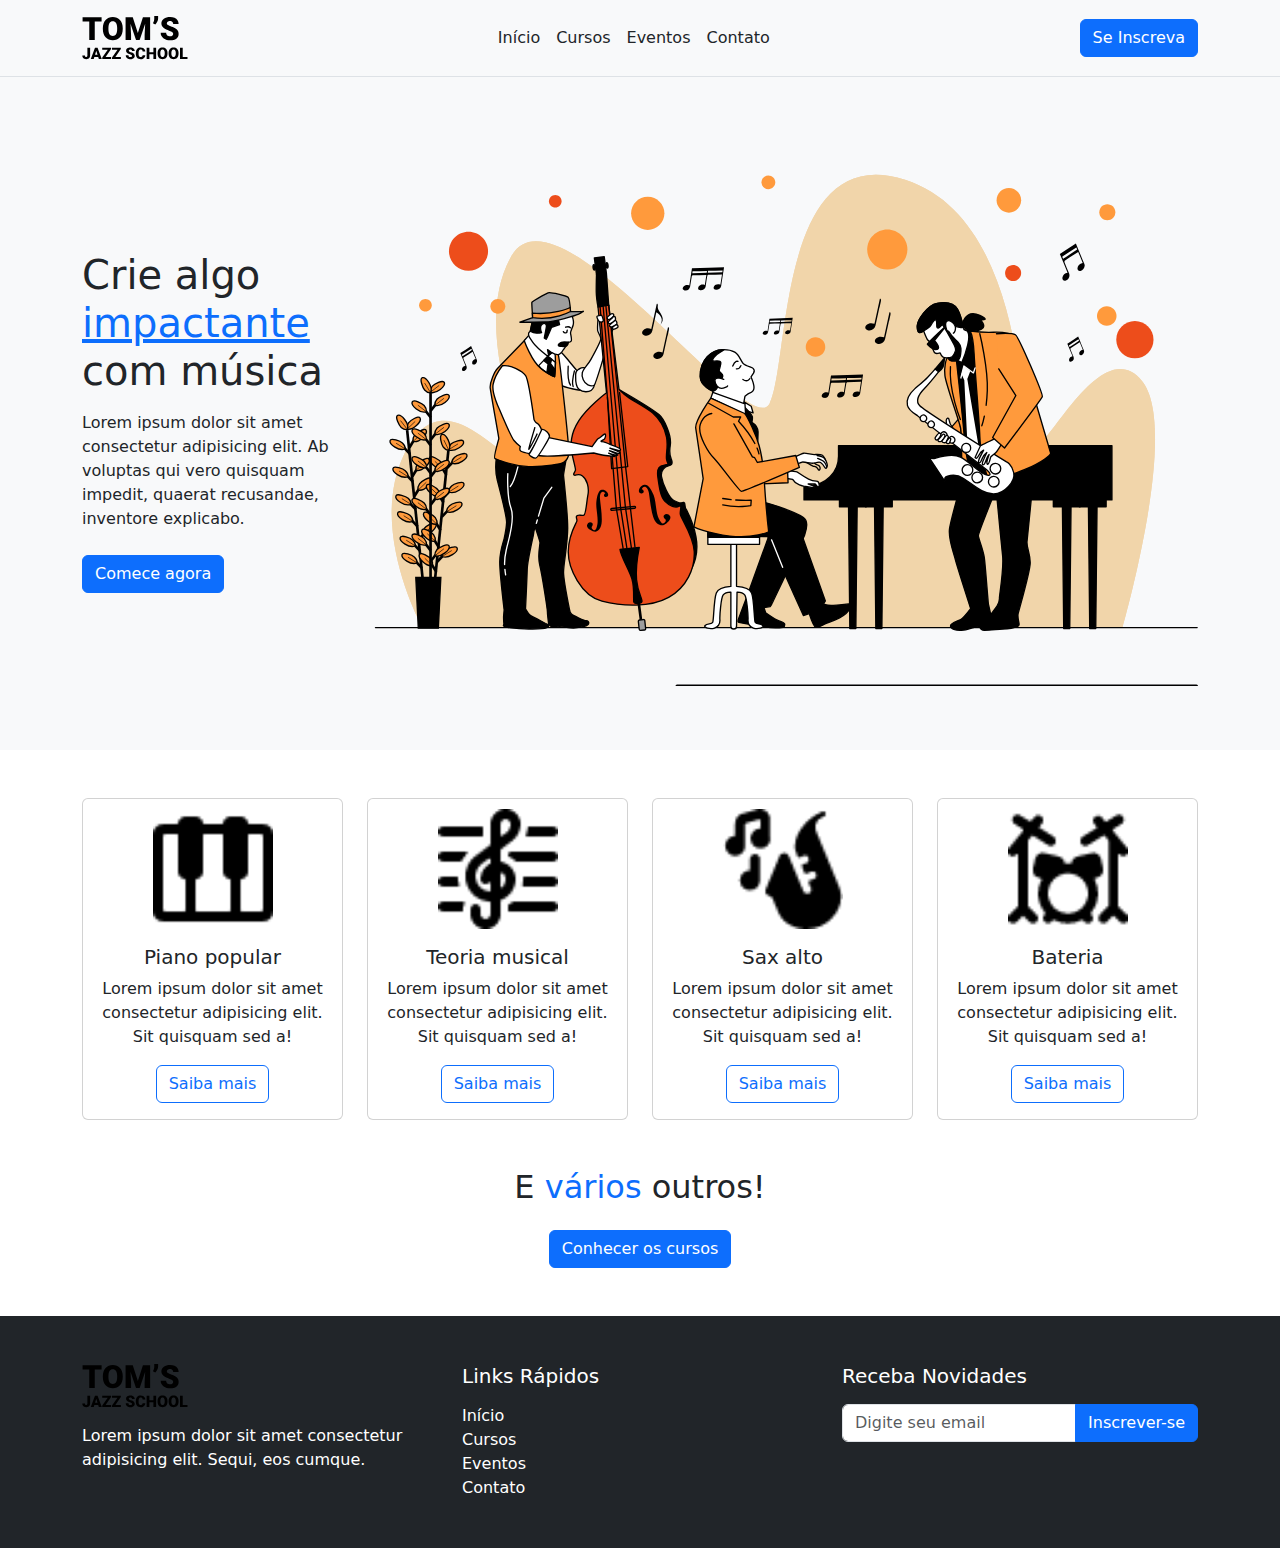
<file: index.html>
﻿<!DOCTYPE html>
<html lang="pt-br">
  <head>
    <meta charset="UTF-8" />
    <meta http-equiv="X-UA-Compatible" content="IE=edge" />
    <meta name="viewport" content="width=device-width, initial-scale=1.0" />


    <title>JazzSchool</title>
    
    <!-- Bootstrap CSS -->
    <!-- https://getbootstrap.com/ -->
    <link
    href="https://cdn.jsdelivr.net/npm/bootstrap@5.3.3/dist/css/bootstrap.min.css"
    rel="stylesheet"
    integrity="sha384-QWTKZyjpPEjISv5WaRU9OFeRpok6YctnYmDr5pNlyT2bRjXh0JMhjY6hW+ALEwIH"
    crossorigin="anonymous"
    />

    <link rel="stylesheet" href="./style/style.css">
  </head>
  <body>
    <!-- Header -->


    <!-- 
      bg-light:        Define um fundo claro.


      py-3:        Adiciona padding vertical médio.


      border-bottom:        Adiciona uma borda na parte inferior.


      container:        Centraliza o conteúdo e limita a largura.


      d-flex:        Define o layout flexbox.


      flex-wrap:        Permite quebra de linha para itens flexbox.


      justify-content-between:        Posiciona itens com espaço entre eles.


      align-items-center:        Alinha itens verticalmente ao centro.


      d-block:        Define o elemento como bloco, ocupando o espaço do pai.


      img-fluid:        Faz imagens serem responsivas.


      nav-link:        Estiliza links de navegação com margens e estilos padronizados.


      px-2:        Adiciona padding horizontal médio.


      btn:        Classe base para botões estilizados.


      btn-primary:        Aplica a cor de botão principal padrão.
    -->
    <header class="bg-light py-3 border-bottom" id="header">
      <div
        class="container d-flex flex-wrap justify-content-between align-items-center"
      >
        <!-- Logo -->
        <a href="#" class="d-block">
          <img
            src="./img/logo.svg"
            alt="Logo JazzSchool"
            class="img-fluid"
            style="max-height: 50px"
          />
          <!-- style="max-height: 50px": Limita a altura da imagem para evitar que ela fique muito grande. -->
        </a>


        <!-- Navegação -->
        <nav class="d-flex flex-wrap align-items-center">
          <a href="#" class="nav-link px-2">Início</a>
          <a href="./pag_courses/index.html" class="nav-link px-2">Cursos</a>
          <a href="./pag_event/index.html" class="nav-link px-2">Eventos</a>
          <a href="./pag_contato/index.html" class="nav-link px-2">Contato</a>
        </nav>


        <!-- Botão -->
        <a href="./pag_inscricao/index.html" class="btn btn-primary">Se Inscreva</a>
      </div>
    </header>


    <!-- Main -->
    <!-- 
      flex-lg-row: Define o layout como flexbox em linha horizontal para telas grandes (breakpoint lg ou superior).


      flex-column-reverse: Para telas menores que lg, organiza os elementos em uma coluna reversa, ou seja, o texto aparecerá abaixo da imagem.


      text-center: Centraliza o texto horizontalmente para telas menores.


      text-lg-start: Alinha o texto à esquerda para telas grandes (lg ou superior).


      mt-3: Adiciona margin-top média ao título para criar espaço acima dele.


      text-primary: Aplica a cor primária do Bootstrap (geralmente azul) ao texto.


      text-decoration-underline: Adiciona sublinhado ao texto.


      mb-4: Adiciona margin-bottom maior ao parágrafo, criando mais espaçamento abaixo


      row: Cria uma linha do Bootstrap para organizar os itens em uma grade.


      g-4: Adiciona um espaçamento uniforme (gutter) médio entre as colunas, tanto horizontalmente quanto verticalmente.


      col-md-3: Define que a coluna ocupará 3 colunas em um layout de 12 colunas para dispositivos médios (md) ou superiores. Assim, quatro colunas se ajustam por linha (12 ÷ 3 = 4).


      card: Classe principal do componente de cartão do Bootstrap, que adiciona uma borda, sombra leve e espaçamento interno padrão.


      card-img-top: Estiliza a imagem para que fique no topo do cartão e ocupe toda a largura disponível do cartão, mantendo a proporção.


      card-body: Define uma área de conteúdo dentro do cartão com espaçamento interno padrão para o texto e botões.


      card-title: Classe específica para estilizar títulos dentro do corpo do cartão, aplicando margens automáticas e tamanhos de fonte apropriados.


      card-text: Define o texto dentro do corpo do cartão com estilização padrão, incluindo margens para melhor legibilidade.
     -->
    <main>
      <!--Section 1 -->
      <section class="py-5 bg-light">
        <div
          class="container d-flex flex-lg-row flex-column-reverse align-items-center"
        >
          <div class="text-center text-lg-start">
            <h1 class="mt-3">
              Crie algo
              <span class="text-primary text-decoration-underline"
                >impactante</span
              >
              com música
            </h1>
            <p class="mt-3 mb-4">
              Lorem ipsum dolor sit amet consectetur adipisicing elit. Ab
              voluptas qui vero quisquam impedit, quaerat recusandae, inventore
              explicabo.
            </p>
            <a href="#" class="btn btn-primary">Comece agora</a>
          </div>
          <img
            src="./img/hero-img.svg"
            alt="Banda de jazz tocando"
            class="img-fluid mb-3"
          />
        </div>
      </section>


      <!--Section 2 -->
      <section class="courses-section py-5" id="courses">
        <div class="container text-center">
          <div class="row g-4">
            <!-- Card 1 -->
            <div class="col-md-3 col-12 col-sm-6">
              <div class="card">
                <img
                  src="./img/piano.png"
                  class="card-img-top"
                  alt="ícones de teclas de piano"
                />
                <div class="card-body">
                  <h5 class="card-title">Piano popular</h5>
                  <p class="card-text">
                    Lorem ipsum dolor sit amet consectetur adipisicing elit. Sit
                    quisquam sed a!
                  </p>
                  <a href="#" class="btn btn-outline-primary"> Saiba mais </a>
                </div>
              </div>
            </div>
            <!-- Card 2 -->
            <div class="col-md-3 col-12 col-sm-6">
              <div class="card">
                <img
                  src="./img/clef.png"
                  class="card-img-top"
                  alt="ícones da clave de sol"
                />
                <div class="card-body">
                  <h5 class="card-title">Teoria musical</h5>
                  <p class="card-text">
                    Lorem ipsum dolor sit amet consectetur adipisicing elit. Sit
                    quisquam sed a!
                  </p>
                  <a href="#" class="btn btn-outline-primary"> Saiba mais </a>
                </div>
              </div>
            </div>
            <!-- Card 3 -->
            <div class="col-md-3 col-12 col-sm-6">
              <div class="card">
                <img
                  src="./img/sax.png"
                  class="card-img-top"
                  alt="ícones de saxofone"
                />
                <div class="card-body">
                  <h5 class="card-title">Sax alto</h5>
                  <p class="card-text">
                    Lorem ipsum dolor sit amet consectetur adipisicing elit. Sit
                    quisquam sed a!
                  </p>
                  <a href="#" class="btn btn-outline-primary"> Saiba mais </a>
                </div>
              </div>
            </div>
            <!-- Card 4 -->
            <div class="col-md-3 col-12 col-sm-6">
              <div class="card">
                <img
                  src="./img/drums.png"
                  class="card-img-top"
                  alt="ícones de baterias"
                />
                <div class="card-body">
                  <h5 class="card-title">Bateria</h5>
                  <p class="card-text">
                    Lorem ipsum dolor sit amet consectetur adipisicing elit. Sit
                    quisquam sed a!
                  </p>
                  <a href="#" class="btn btn-outline-primary"> Saiba mais </a>
                </div>
              </div>
            </div>
          </div>
          <h2 class="mt-5">
            E <span class="text-primary">vários</span> outros!
          </h2>
          <a href="./pag_courses/index.html" class="btn btn-primary mt-3">Conhecer os cursos</a>
        </div>
      </section>
    </main>


    <!-- Footer -->
    <footer class="bg-dark text-white py-5">
      <div class="container">
        <div class="row text-center text-lg-start">
          <!-- Logo e descrição -->
          <div class="col-lg-4 mb-4 mb-lg-0">
            <img
              src="./img/logo.svg"
              alt="Jazz School"
              class="mb-3 img-fluid"
            />
            <p>
              Lorem ipsum dolor sit amet consectetur adipisicing elit. Sequi,
              eos cumque.
            </p>
          </div>


          <!-- Links de navegação -->
          <div class="col-lg-4 mb-4 mb-lg-0">
            <h5 class="mb-3">Links Rápidos</h5>
            <nav class="d-flex flex-column">
              <a href="#header" class="nav-link text-white px-0">Início</a>
              <a href="./pag_courses/index.html" class="nav-link text-white px-0">Cursos</a>
              <a href="./pag_event/index.html" class="nav-link text-white px-0">Eventos</a>
              <a href="./pag_contato/index.html" class="nav-link text-white px-0">Contato</a>
            </nav>
          </div>


          <!-- Formulário -->
          <div class="col-lg-4">
            <h5 class="mb-3">Receba Novidades</h5>
            <form>
              <label for="email" class="form-label visually-hidden"
                >Email</label
              >
              <div class="input-group">
                <input
                  type="email"
                  id="email"
                  class="form-control"
                  placeholder="Digite seu email"
                  aria-label="Digite seu email"
                />
                <button class="btn btn-primary" type="submit">
                  Inscrever-se
                </button>
              </div>
            </form>
          </div>
        </div>
      </div>
    </footer>


    <!-- Bootstrap JS (opcional) -->
    <script
      src="https://cdn.jsdelivr.net/npm/bootstrap@5.3.0/dist/js/bootstrap.bundle.min.js"
      integrity="sha384-qFZ2v8trdaWBYtPLD5H1UlE7Lb/mfs7U6d2F4kWsfyB8hV0JKT0U8kS3YrMppFsn"
      crossorigin="anonymous"
    ></script>
  </body>
</html>
</file>
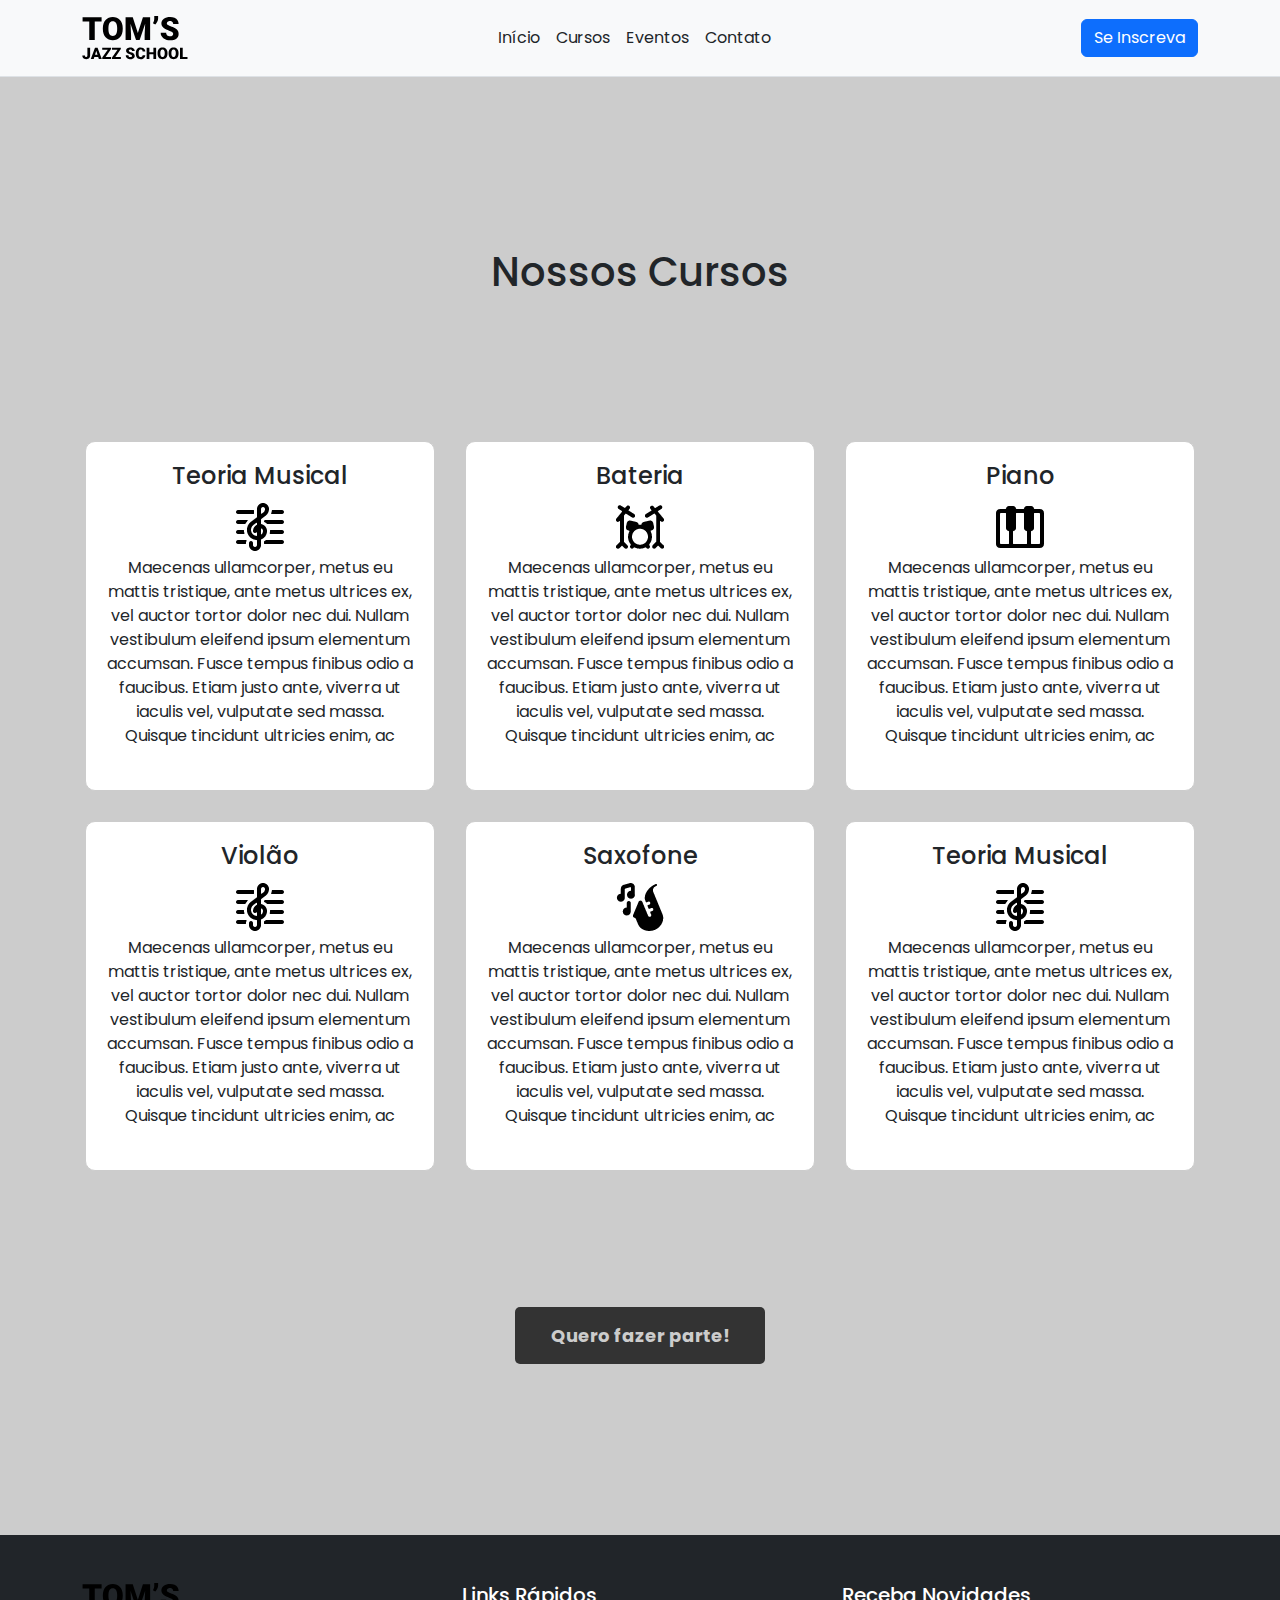
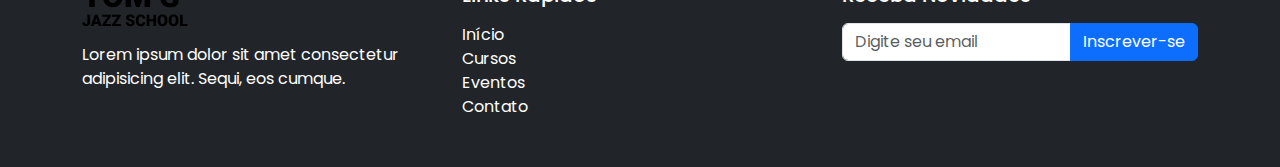
<file: pag_courses/index.html>
<!DOCTYPE html>
<html lang="pt-br">
<head>
    <meta charset="UTF-8">
    <meta name="viewport" content="width=device-width, initial-scale=1.0">
    <meta http-equiv="X-UA-Compatible" content="IE=edge" />
    <link
    href="https://cdn.jsdelivr.net/npm/bootstrap@5.3.3/dist/css/bootstrap.min.css"
    rel="stylesheet"
    integrity="sha384-QWTKZyjpPEjISv5WaRU9OFeRpok6YctnYmDr5pNlyT2bRjXh0JMhjY6hW+ALEwIH"
    crossorigin="anonymous"
    />
    <link rel="preconnect" href="https://fonts.googleapis.com">
    <link rel="preconnect" href="https://fonts.gstatic.com" crossorigin>
    <link href="https://fonts.googleapis.com/css2?family=Poppins:wght@400;700&display=swap" rel="stylesheet">
    <link rel="stylesheet" href="style.css">
    <title>Cursos</title>
    <script src="./../script.js" defer></script>
</head>
<body>
    <header class="bg-light py-3 border-bottom" id="header">
        <div
          class="container d-flex flex-wrap justify-content-between align-items-center"
        >
          <!-- Logo -->
          <a href="./../index.html" class="d-block">
            <img
            src="./../img/logo.svg"
              alt="Logo JazzSchool"
              class="img-fluid"
              style="max-height: 50px"
            />
            <!-- style="max-height: 50px": Limita a altura da imagem para evitar que ela fique muito grande. -->
          </a>
  
  
          <!-- Navegação -->
          <nav class="d-flex flex-wrap align-items-center">
            <a href="./../index.html" class="nav-link px-2">Início</a>
            <a href="./../pag_courses/index.html" class="nav-link px-2">Cursos</a>
            <a href="./../pag_event/index.html" class="nav-link px-2">Eventos</a>
            <a href="./../pag_contato/index.html" class="nav-link px-2">Contato</a>
          </nav>
  
  
          <!-- Botão -->
          <!-- <a href="./pag_inscricao/index.html" class="btn btn-primary">Se Inscreva</a> -->
          <a href="./../pag_inscricao/index.html" class="btn btn-primary">Se Inscreva</a>
        </div>
      </header>

      <main>
          <h1>Nossos Cursos</h1>

          <div class="container-cards">
            <div class="card-course">
                <h4>Teoria Musical</h4>
                <img src="./../img/clef.png" alt="clave-sol">
                <p>
                    Maecenas ullamcorper, metus eu mattis tristique, ante metus ultrices ex, vel auctor tortor dolor nec dui.
                    Nullam vestibulum eleifend ipsum elementum accumsan. Fusce tempus finibus odio a faucibus. Etiam justo ante,
                    viverra ut iaculis vel, vulputate sed massa. Quisque tincidunt ultricies enim, ac
                </p>
            </div>

            <div class="card-course">
                <h4>Bateria</h4>
                <img src="./../img/drums.png" alt="drums">
                <p>
                    Maecenas ullamcorper, metus eu mattis tristique, ante metus ultrices ex, vel auctor tortor dolor nec dui.
                    Nullam vestibulum eleifend ipsum elementum accumsan. Fusce tempus finibus odio a faucibus. Etiam justo ante,
                    viverra ut iaculis vel, vulputate sed massa. Quisque tincidunt ultricies enim, ac
                </p>
            </div>

            <div class="card-course">
                <h4>Piano</h4>
                <img src="./../img/piano.png" alt="piano">
                <p>
                    Maecenas ullamcorper, metus eu mattis tristique, ante metus ultrices ex, vel auctor tortor dolor nec dui.
                    Nullam vestibulum eleifend ipsum elementum accumsan. Fusce tempus finibus odio a faucibus. Etiam justo ante,
                    viverra ut iaculis vel, vulputate sed massa. Quisque tincidunt ultricies enim, ac
                </p>
            </div>

            <div class="card-course">
                <h4>Violão</h4>
                <img src="./../img/clef.png" alt="violão">
                <p>
                    Maecenas ullamcorper, metus eu mattis tristique, ante metus ultrices ex, vel auctor tortor dolor nec dui.
                    Nullam vestibulum eleifend ipsum elementum accumsan. Fusce tempus finibus odio a faucibus. Etiam justo ante,
                    viverra ut iaculis vel, vulputate sed massa. Quisque tincidunt ultricies enim, ac
                </p>
            </div>

            <div class="card-course">
                <h4>Saxofone</h4>
                <img src="./../img/sax.png" alt="sax">
                <p>
                    Maecenas ullamcorper, metus eu mattis tristique, ante metus ultrices ex, vel auctor tortor dolor nec dui.
                    Nullam vestibulum eleifend ipsum elementum accumsan. Fusce tempus finibus odio a faucibus. Etiam justo ante,
                    viverra ut iaculis vel, vulputate sed massa. Quisque tincidunt ultricies enim, ac
                </p>
            </div>

            <div class="card-course">
                <h4>Teoria Musical</h4>
                <img src="./../img/clef.png" alt="clave-sol">
                <p>
                    Maecenas ullamcorper, metus eu mattis tristique, ante metus ultrices ex, vel auctor tortor dolor nec dui.
                    Nullam vestibulum eleifend ipsum elementum accumsan. Fusce tempus finibus odio a faucibus. Etiam justo ante,
                    viverra ut iaculis vel, vulputate sed massa. Quisque tincidunt ultricies enim, ac
                </p>
            </div>
          </div>

          <a href="./../pag_inscricao/index.html" id="btn-cursos">Quero fazer parte!</a>
      </main>

      <footer class="bg-dark text-white py-5">
        <div class="container">
          <div class="row text-center text-lg-start">
            <!-- Logo e descrição -->
            <div class="col-lg-4 mb-4 mb-lg-0">
              <img
                src="./../img/logo.svg"
                alt="Jazz School"
                class="mb-3 img-fluid"
              />
              <p>
                Lorem ipsum dolor sit amet consectetur adipisicing elit. Sequi,
                eos cumque.
              </p>
            </div>
  
  
            <!-- Links de navegação -->
            <div class="col-lg-4 mb-4 mb-lg-0">
              <h5 class="mb-3">Links Rápidos</h5>
              <nav class="d-flex flex-column">
                <a href="#header" class="nav-link text-white px-0">Início</a>
                <a href="./../pag_courses/index.html" class="nav-link text-white px-0">Cursos</a>
                <a href="./../pag_event/index.html" class="nav-link text-white px-0">Eventos</a>
                <a href="./../pag_contato/index.html" class="nav-link text-white px-0">Contato</a>
              </nav>
            </div>
  
  
            <!-- Formulário -->
            <div class="col-lg-4">
              <h5 class="mb-3">Receba Novidades</h5>
              <form>
                <label for="email" class="form-label visually-hidden"
                  >Email</label
                >
                <div class="input-group">
                  <input
                    type="email"
                    id="email"
                    class="form-control"
                    placeholder="Digite seu email"
                    aria-label="Digite seu email"
                    required
                  />
                  <button class="btn btn-primary" type="submit">
                    Inscrever-se
                  </button>
                </div>
              </form>
            </div>
          </div>
        </div>
      </footer>
</body>
</html>
</file>
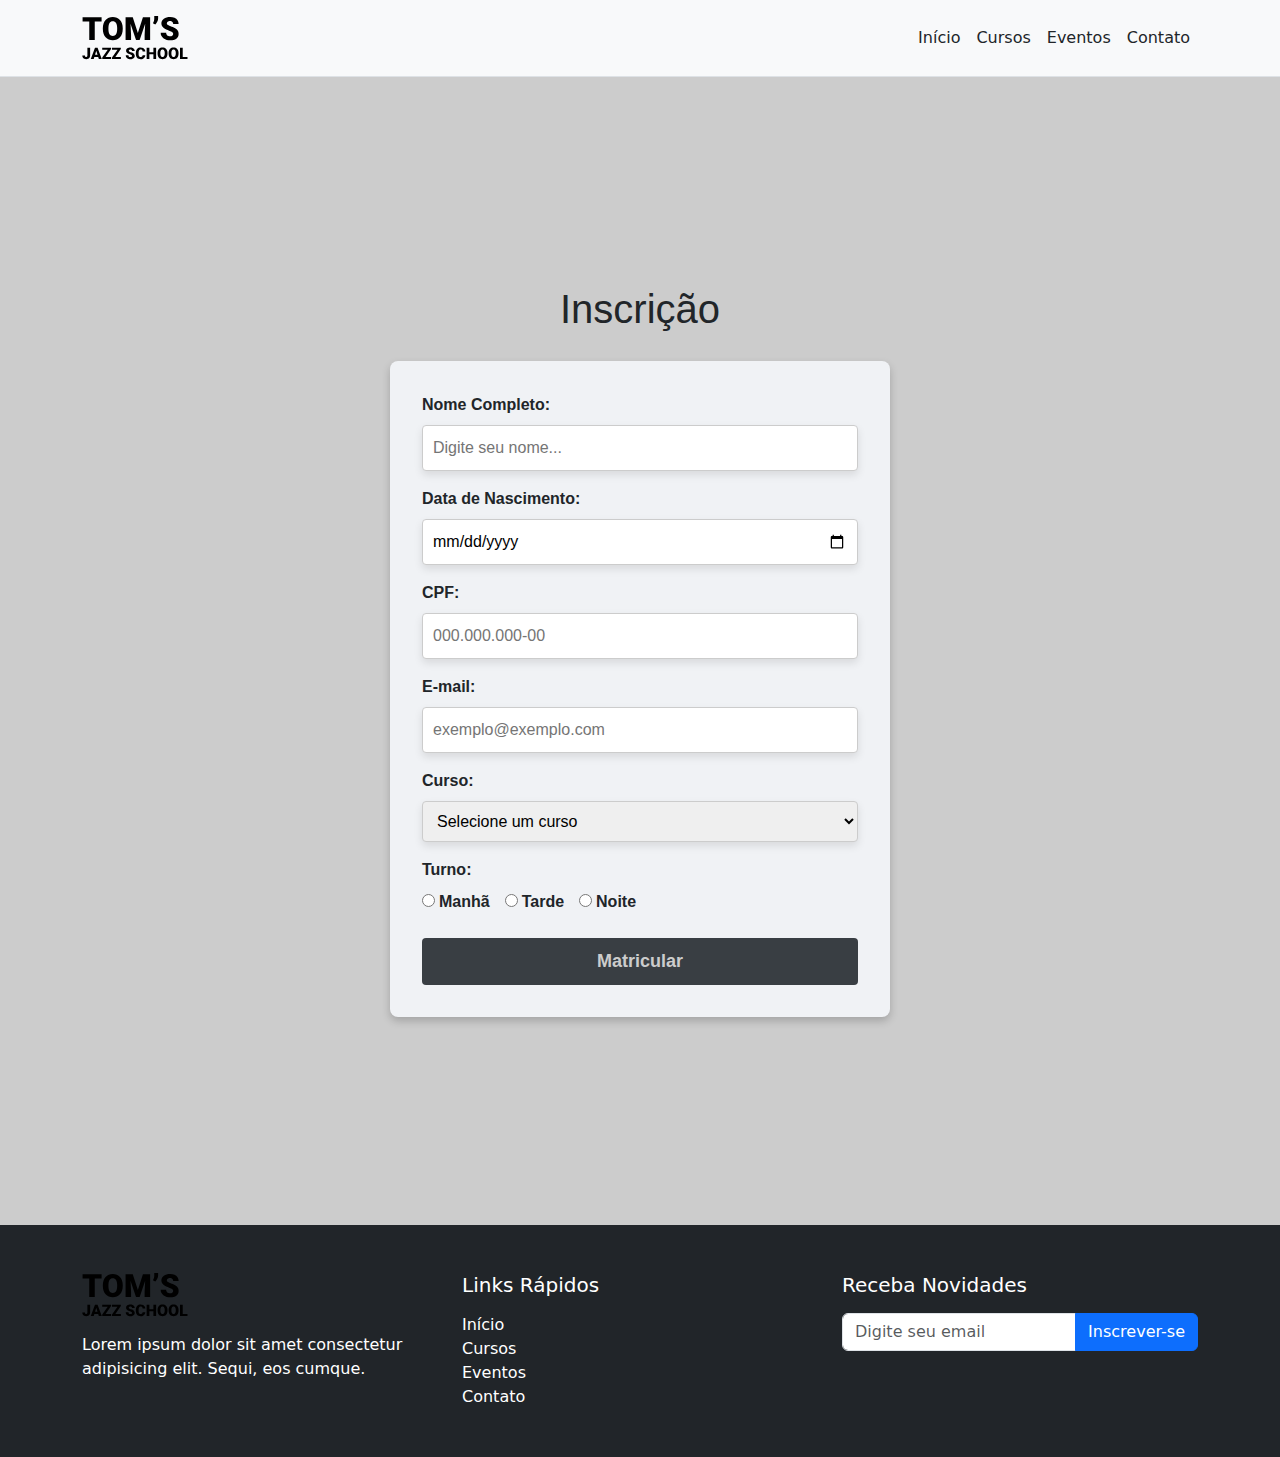
<file: pag_inscricao/index.html>
<!DOCTYPE html>
<html lang="pt-br">
<head>
    <meta charset="UTF-8">
    <meta name="viewport" content="width=device-width, initial-scale=1.0">
    <meta http-equiv="X-UA-Compatible" content="IE=edge" />
    <title>Inscreva-se</title>

    <link
    href="https://cdn.jsdelivr.net/npm/bootstrap@5.3.3/dist/css/bootstrap.min.css"
    rel="stylesheet"
    integrity="sha384-QWTKZyjpPEjISv5WaRU9OFeRpok6YctnYmDr5pNlyT2bRjXh0JMhjY6hW+ALEwIH"
    crossorigin="anonymous"
    />
    <link rel="stylesheet" href="style.css">
    <script src="./../script.js" defer></script>
</head>
<body>
    <header class="bg-light py-3 border-bottom" id="header">
        <div
          class="container d-flex flex-wrap justify-content-between align-items-center"
        >
          <!-- Logo -->
          <a href="./../index.html" class="d-block">
            <img
            src="./../img/logo.svg"
              alt="Logo JazzSchool"
              class="img-fluid"
              style="max-height: 50px"
            />
            <!-- style="max-height: 50px": Limita a altura da imagem para evitar que ela fique muito grande. -->
          </a>
  
  
          <!-- Navegação -->
          <nav class="d-flex flex-wrap align-items-center">
            <a href="./../index.html" class="nav-link px-2">Início</a>
            <a href="./../pag_courses/index.html" class="nav-link px-2">Cursos</a>
            <a href="./../pag_event/index.html" class="nav-link px-2">Eventos</a>
            <a href="./../pag_contato/index.html" class="nav-link px-2">Contato</a>
          </nav>
  
  
          <!-- Botão -->
          <!-- <a href="./pag_inscricao/index.html" class="btn btn-primary">Se Inscreva</a> -->
        </div>
      </header>

      <main>
        <h1>Inscrição</h1>
        <form id="guess-form" method="post">
            <div class="guess-input">
                <label for="name">Nome Completo:</label>
                <input 
                    type="text" 
                    id="name" 
                    name="name"
                    placeholder="Digite seu nome..."
                    required>
            </div>

            <div class="guess-input">
                <label for="dt_nasct">Data de Nascimento:</label>
                <input 
                    type="date" 
                    id="dt_nasct" 
                    name="dt_nasct"
                    required>
            </div>

            <div class="guess-input">
                <label for="cpf">CPF:</label>
                <input 
                    type="text" 
                    id="cpf" 
                    name="cpf"
                    placeholder="000.000.000-00"
                    required>
            </div>

            <div class="guess-input">
                <label for="email">E-mail:</label>
                <input 
                    type="email" 
                    id="email" 
                    name="email"
                    placeholder="exemplo@exemplo.com"
                    required>
            </div>

            <div class="guess-input">
                <label for="course">Curso:</label>
                <select name="course" id="course" required>
                    <option value="">Selecione um curso</option>
                    <option value="piano">Piano</option>
                    <option value="saxofone">Saxofone</option>
                    <option value="bateria">Bateria</option>
                    <option value="teoria-musical">Teoria Musical</option>
                    <option value="violao">Violão</option>
                </select>
            </div>

            <div class="guess-input">
                <label for="turno">Turno:</label>
                <div class="turno-group">
                    <label>
                        <input
                            type="radio" 
                            name="turno"
                            value="manha"
                        >Manhã
                    </label>
                
                    <label>
                        <input
                            type="radio" 
                            name="turno"
                            value="tarde"
                        >Tarde
                    </label>
                
                    <label>
                        <input
                            type="radio" 
                            name="turno"
                            value="noite"
                        >Noite
                    </label>
                </div>
            </div>

            <button type="submit" id="btn-submit">Matricular</button>

        </form>

      </main>

      <footer class="bg-dark text-white py-5">
        <div class="container">
          <div class="row text-center text-lg-start">
            <!-- Logo e descrição -->
            <div class="col-lg-4 mb-4 mb-lg-0">
              <img
                src="./../img/logo.svg"
                alt="Jazz School"
                class="mb-3 img-fluid"
              />
              <p>
                Lorem ipsum dolor sit amet consectetur adipisicing elit. Sequi,
                eos cumque.
              </p>
            </div>
  
  
            <!-- Links de navegação -->
            <div class="col-lg-4 mb-4 mb-lg-0">
              <h5 class="mb-3">Links Rápidos</h5>
              <nav class="d-flex flex-column">
                <a href="#header" class="nav-link text-white px-0">Início</a>
                <a href="./../pag_courses/index.html" class="nav-link text-white px-0">Cursos</a>
                <a href="./../pag_event/index.html" class="nav-link text-white px-0">Eventos</a>
                <a href="./../pag_contato/index.html" class="nav-link text-white px-0">Contato</a>
              </nav>
            </div>
  
  
            <!-- Formulário -->
            <div class="col-lg-4">
              <h5 class="mb-3">Receba Novidades</h5>
              <form>
                <label for="email" class="form-label visually-hidden"
                  >Email</label
                >
                <div class="input-group">
                  <input
                    type="email"
                    id="email"
                    class="form-control"
                    placeholder="Digite seu email"
                    aria-label="Digite seu email"
                    required
                  />
                  <button class="btn btn-primary" type="submit">
                    Inscrever-se
                  </button>
                </div>
              </form>
            </div>
          </div>
        </div>
      </footer>
      
</body>
</html>
</file>
<file: style/style.css>
header{
    background-color: aqua;
}
.card{
    align-items: center;
}
.card img{
    max-width: 120px;
    margin-top: 10px;
}
</file>
<file: pag_courses/style.css>
*{
    margin: 0;
    padding: 0;
    box-sizing: border-box;
    font-family: 'Poppins';
}

body{
    height: 180vh;
}

main{
    height: 90%;
    display: flex;
    flex-direction: column;
    justify-content: space-evenly;
    align-items: center;
    padding: 35px 0;
    background-color: #ccc;
}

.container-cards{
    width: 90%;
    display: flex;
    flex-wrap: wrap;
    justify-content: center;
    align-items: center;
    gap: 30px;
}

.card-course{
    padding: 20px;
    width: 350px;
    height: 350px;
    text-align: center;
    border: 1px solid #ccc;
    border-radius: 10px;
    background-color: #fff;
}

.card-course img{
    max-width: 80px;
    margin: 5px 0;
}

.card-course:hover{
    opacity: .7;
    transform: scale(1.05);
}

#btn-cursos{
    text-decoration: none;
    text-align: center;
    padding: 15px;
    width: 250px;
    background-color: #333;
    color: #ccc;
    font-weight: bold;
    border-radius: 5px;
    font-size: 18px;
}

#btn-cursos:hover{
    opacity: .7;
    transform: scale(1.1);
}
</file>
<file: pag_inscricao/style.css>
*{
    margin: 0;
    padding: 0;
    box-sizing: border-box;
}

body{
    height: 150vh;
}

main{
    height: 85%;
    font-family: Arial, sans-serif;
    background-color: #ccc;
    display: flex;
    flex-direction: column;
    justify-content: center;
    align-items: center;
    gap: 20px;
}

#guess-form{
    width: 100%;
    max-width: 500px;
    padding: 32px;
    background-color: #f0f2f5;
    border-radius: 8px;
    box-shadow: 0 4px 8px rgba(0, 0, 0, 0.2);
}

.guess-input{
    margin-bottom: 16px;
}

#guess-form label {
    display: block;
    margin-bottom: 8px;
    font-weight: bold;
}

input[type='text'],
#guess-form input[type='email'],
input[type='date'],
select{
    width: 100%;
    padding: 10px;
    border: 1px solid #ccc;
    border-radius: 4px;
    font-size: 16px;
    box-shadow: 0 4px 8px rgba(0, 0, 0, 0.1);
}

.turno-group{
    display: flex;
    gap: 15px;
}

.turno-group label input{
    margin-right: 4px;
}

#btn-submit{
    background-color: #393e43;
    color: #ccc;
    font-weight: bold;
    font-size: 18px;
    width: 100%;
    padding: 10px;
    border: none;
    border-radius: 4px;
    cursor: pointer;
}

#btn-submit:hover{
    background-color: #6d7076;
}
</file>
